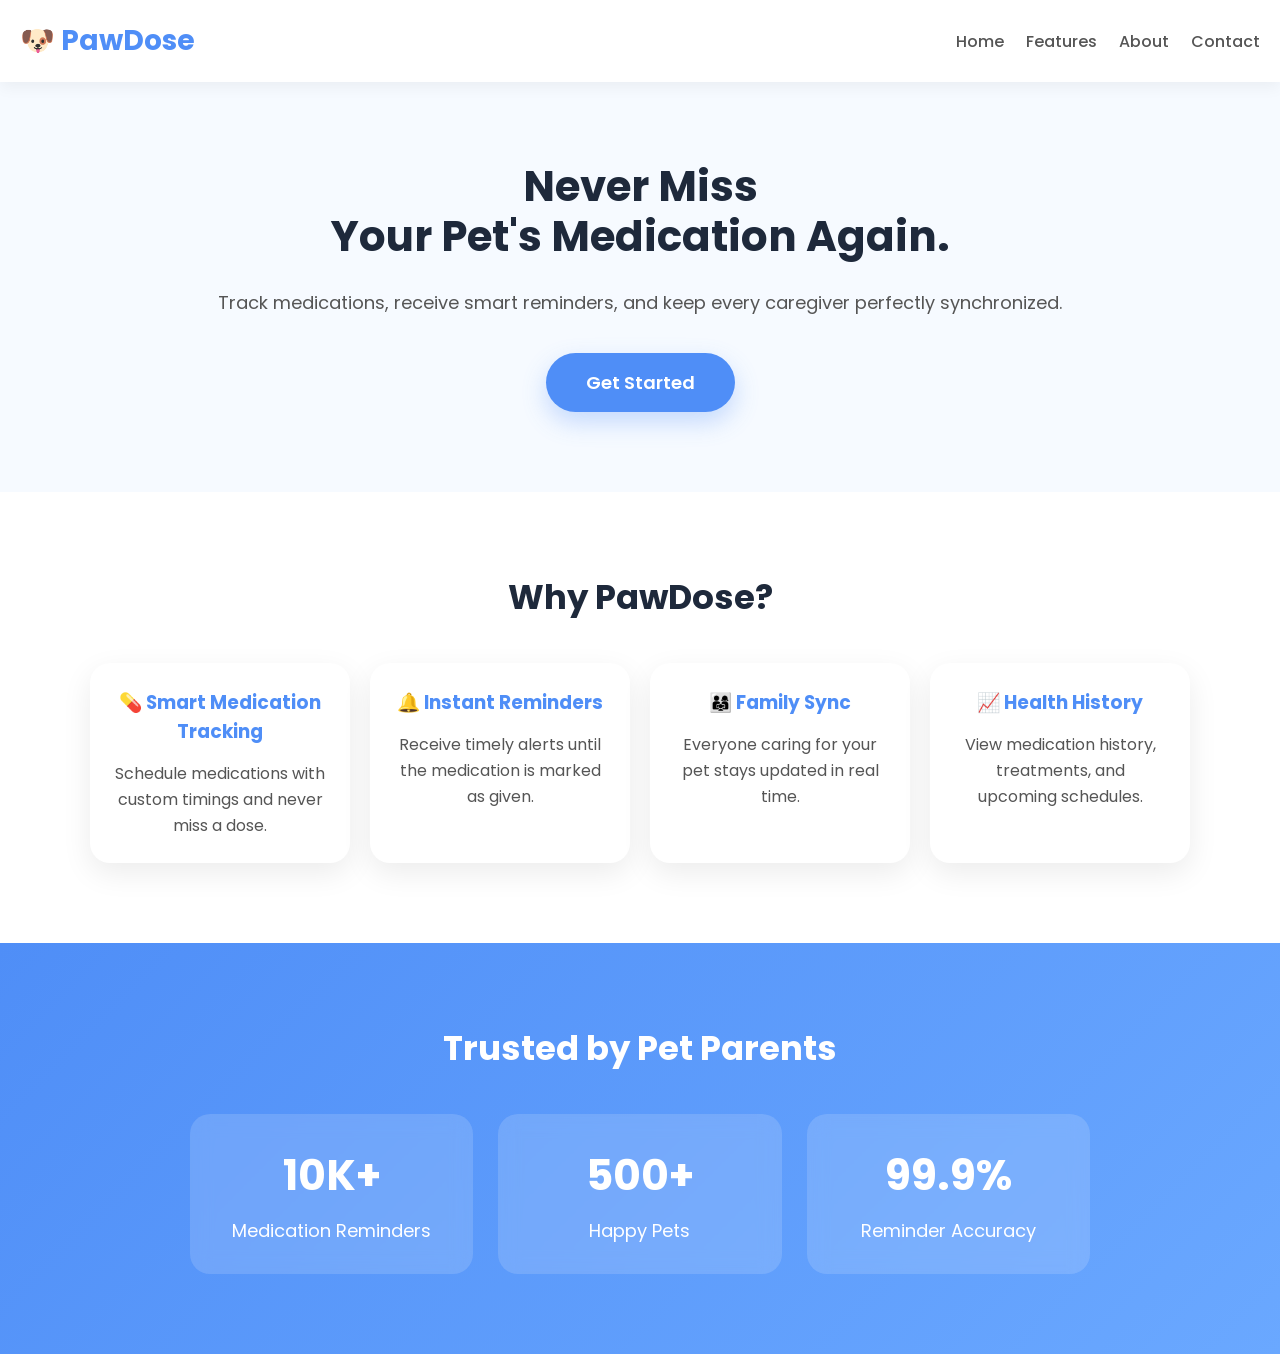
<file: index.html>
<!DOCTYPE html>
<html lang="en">
<head>
  <meta charset="UTF-8">
  <meta name="viewport" content="width=device-width, initial-scale=1.0">
  <title>PawDose</title>

  <link rel="stylesheet" href="style.css">

  <link href="https://fonts.googleapis.com/css2?family=Poppins:wght@300;400;600;700&display=swap" rel="stylesheet">
</head>

<body>

<header>
    <div class="logo">🐶 PawDose</div>

    <nav>
        <a href="#">Home</a>
        <a href="#">Features</a>
        <a href="#">About</a>
        <a href="#">Contact</a>
    </nav>
</header>

<section class="hero">

<h1>
Never Miss<br>
Your Pet's Medication Again.
</h1>

<p>
Track medications, receive smart reminders,
and keep every caregiver perfectly synchronized.
</p>

<a href="pages/login.html">
    <button>Get Started</button>
</a>

</section>
  <section class="features">

<h2>Why PawDose?</h2>

<div class="feature-grid">

<div class="card">
<h3>💊 Smart Medication Tracking</h3>
<p>Schedule medications with custom timings and never miss a dose.</p>
</div>

<div class="card">
<h3>🔔 Instant Reminders</h3>
<p>Receive timely alerts until the medication is marked as given.</p>
</div>

<div class="card">
<h3>👨‍👩‍👧 Family Sync</h3>
<p>Everyone caring for your pet stays updated in real time.</p>
</div>

<div class="card">
<h3>📈 Health History</h3>
<p>View medication history, treatments, and upcoming schedules.</p>
</div>

</div>

  </section>
  <section class="stats">

<h2>Trusted by Pet Parents</h2>

<div class="stats-grid">

<div class="stat">
<h1>10K+</h1>
<p>Medication Reminders</p>
</div>

<div class="stat">
<h1>500+</h1>
<p>Happy Pets</p>
</div>

<div class="stat">
<h1>99.9%</h1>
<p>Reminder Accuracy</p>
</div>

</div>

  </section>

</body>
</html>
</file>
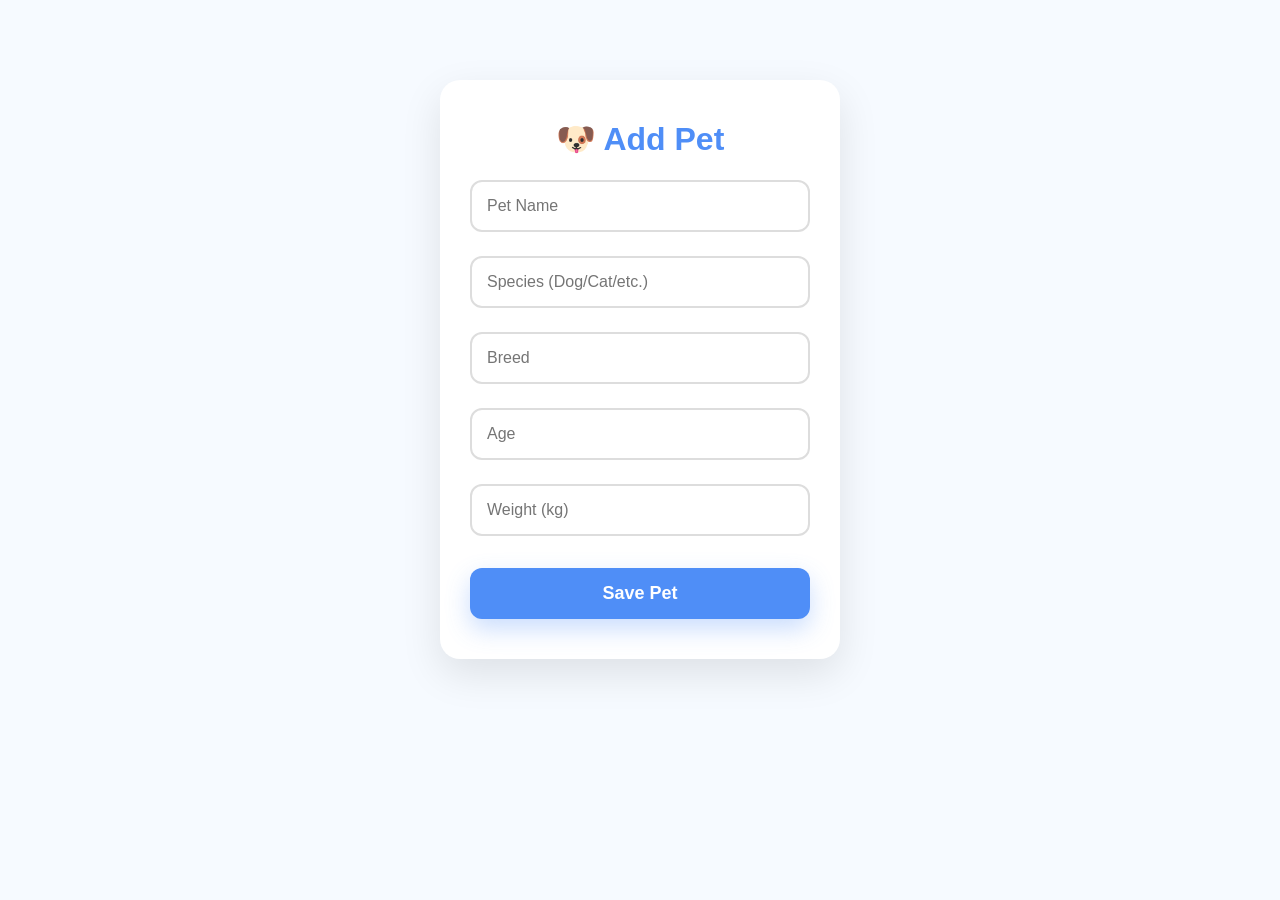
<file: pages/add-pet.html>
<!DOCTYPE html>
<html lang="en">
<head>
<meta charset="UTF-8">
<meta name="viewport" content="width=device-width, initial-scale=1.0">
<title>Add Pet - PawDose</title>

<link rel="stylesheet" href="../style.css">
</head>

<body>

<div class="login-container">

<h1>🐶 Add Pet</h1>

<input id="petName" type="text" placeholder="Pet Name">

<input id="species" type="text" placeholder="Species (Dog/Cat/etc.)">

<input id="breed" type="text" placeholder="Breed">

<input id="age" type="number" placeholder="Age">

<input id="weight" type="number" placeholder="Weight (kg)">

<button onclick="savePet()">Save Pet</button>

</div>

<script>

function savePet() {

    const pet = {
        name: document.getElementById("petName").value,
        species: document.getElementById("species").value,
        breed: document.getElementById("breed").value,
        age: document.getElementById("age").value,
        weight: document.getElementById("weight").value
    };

    if (
        pet.name === "" ||
        pet.species === "" ||
        pet.breed === "" ||
        pet.age === "" ||
        pet.weight === ""
    ) {
        alert("Please fill all fields.");
        return;
    }

    let pets = JSON.parse(localStorage.getItem("pets"));

    if (!Array.isArray(pets)) {
        pets = [];
    }

    pets.push(pet);

    localStorage.setItem("pets", JSON.stringify(pets));

    window.location.href = "dashboard.html";

}

      </script>
</body>
</html>
</file>
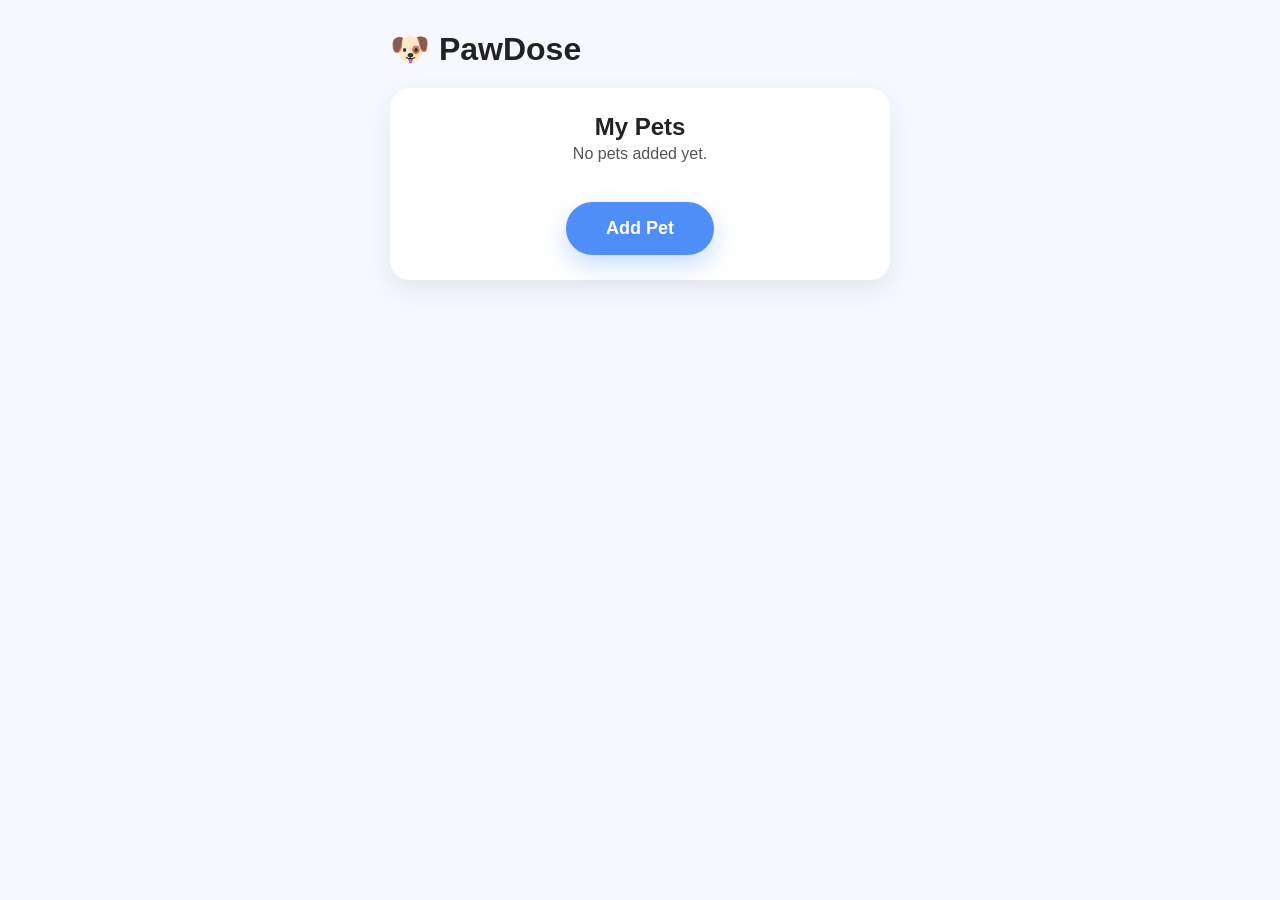
<file: pages/dashboard.html>
<!DOCTYPE html>
<html lang="en">
<head>
<meta charset="UTF-8">
<meta name="viewport" content="width=device-width, initial-scale=1.0">
<title>PawDose Dashboard</title>

<link rel="stylesheet" href="../style.css">

<style>
body{
background:#f5f8ff;
font-family:Poppins,sans-serif;
padding:30px;
}

.dashboard{
max-width:500px;
margin:auto;
}

.card{
background:white;
padding:25px;
border-radius:20px;
margin:20px 0;
box-shadow:0 10px 30px rgba(0,0,0,.08);
text-align:center;
}

.pet-card{
background:#eef5ff;
padding:15px;
border-radius:12px;
margin:12px 0;
}

.pet-card a{
text-decoration:none;
font-size:20px;
font-weight:bold;
color:#4f8df7;
}
</style>

</head>

<body>

<div class="dashboard">

<h1>🐶 PawDose</h1>

<div class="card">

<h2>My Pets</h2>

<div id="petList"></div>

<a href="add-pet.html">
<button>Add Pet</button>
</a>

</div>

</div>

<script>

let pets = JSON.parse(localStorage.getItem("pets")) || [];

let html = "";

pets.forEach((pet, index) => {
    html += `
    <div class="pet-card">
        <a href="#" onclick="openPet(${index})">🐾 ${pet.name}</a>
    </div>
    `;
});

if (pets.length === 0) {
    html = "<p>No pets added yet.</p>";
}

document.getElementById("petList").innerHTML = html;

function openPet(index) {
    localStorage.setItem("selectedPet", index);
    window.location.href = "pet.html";
}

    </script>
</body>
</html>
</file>
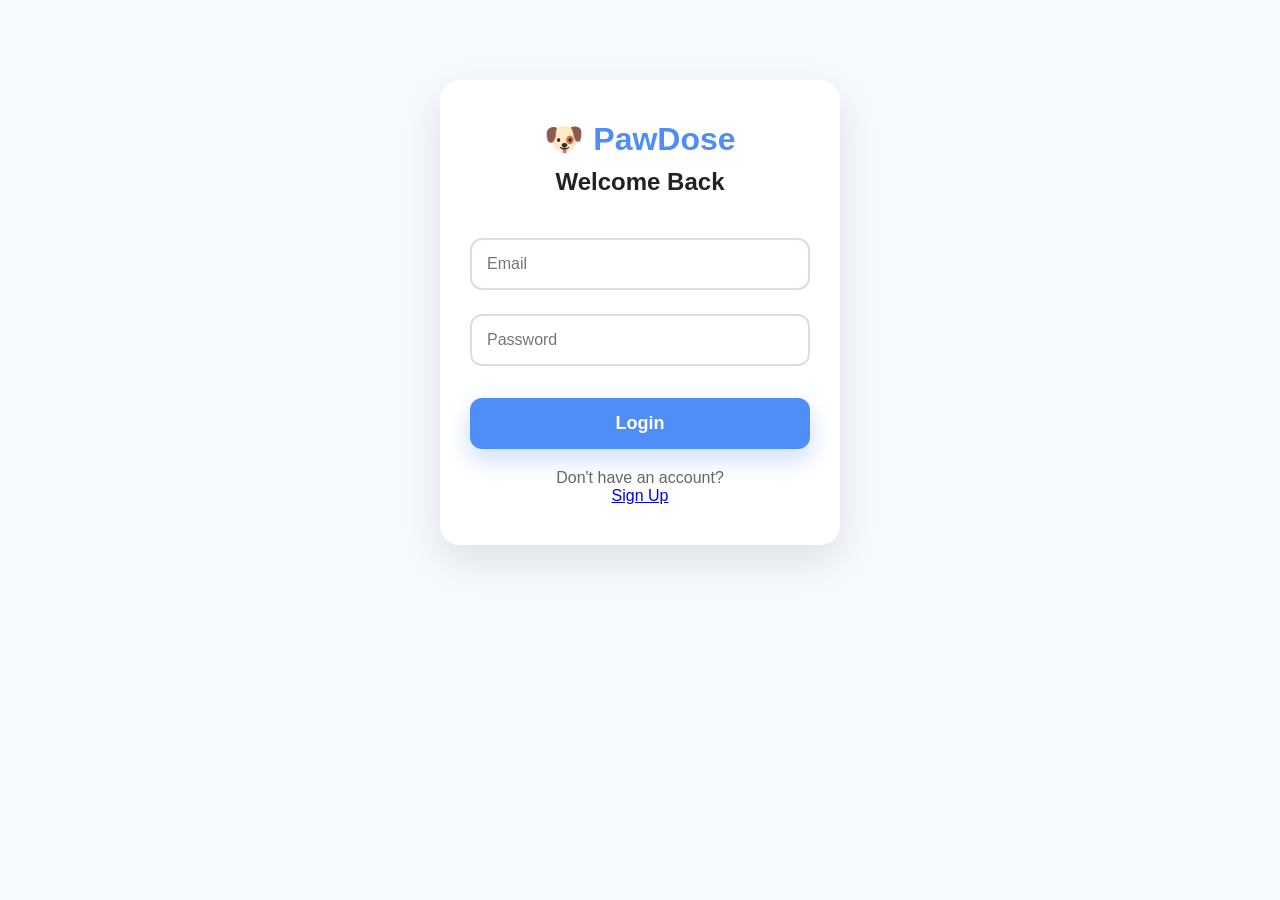
<file: pages/login.html>
<!DOCTYPE html>
<html lang="en">
<head>
<meta charset="UTF-8">
<meta name="viewport" content="width=device-width, initial-scale=1.0">
<title>Login - PawDose</title>

<link rel="stylesheet" href="../style.css">

</head>

<body>

<div class="login-container">

<h1>🐶 PawDose</h1>

<h2>Welcome Back</h2>

<input type="email" placeholder="Email">

<input type="password" placeholder="Password">

<a href="dashboard.html">
    <button>Login</button>
</a>

<p>
    Don't have an account?<br>
    <a href="signup.html">Sign Up</a>
</p>
</div>

</body>
</html>
</file>
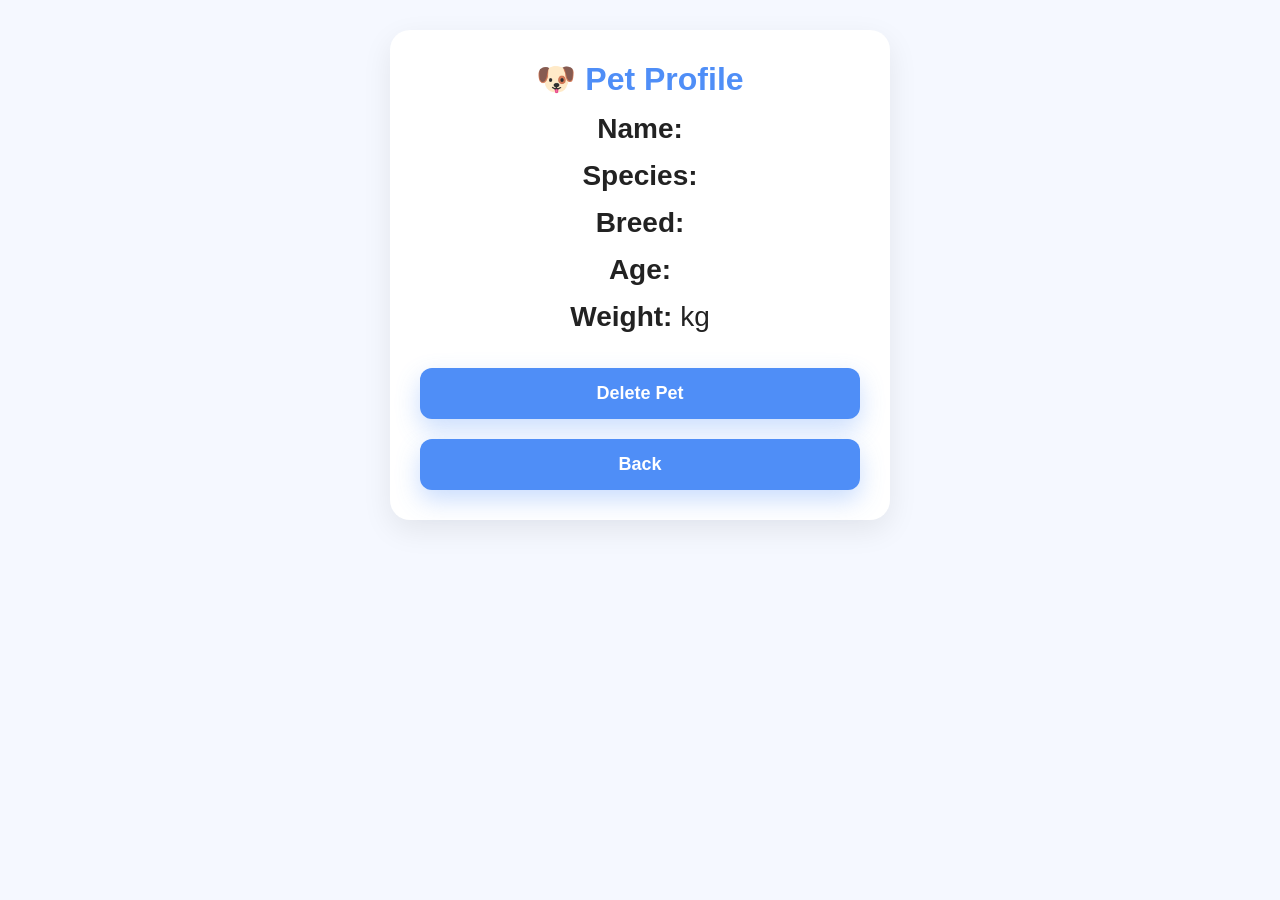
<file: pages/pet.html>
<!DOCTYPE html>
<html lang="en">
<head>
<meta charset="UTF-8">
<meta name="viewport" content="width=device-width, initial-scale=1.0">
<title>Pet Profile</title>

<link rel="stylesheet" href="../style.css">

<style>

body{
background:#f5f8ff;
font-family:Poppins,sans-serif;
padding:30px;
}

.login-container{
max-width:500px;
margin:auto;
background:white;
padding:30px;
border-radius:20px;
box-shadow:0 10px 30px rgba(0,0,0,.08);
}

.info{
font-size:28px;
margin:15px 0;
}

button{
width:100%;
padding:15px;
margin-top:20px;
border:none;
border-radius:12px;
background:#4f8df7;
color:white;
font-size:18px;
cursor:pointer;
}

</style>

</head>

<body>

<div class="login-container">

<h1>🐶 Pet Profile</h1>

<div class="info"><b>Name:</b> <span id="name"></span></div>

<div class="info"><b>Species:</b> <span id="species"></span></div>

<div class="info"><b>Breed:</b> <span id="breed"></span></div>

<div class="info"><b>Age:</b> <span id="age"></span></div>

<div class="info"><b>Weight:</b> <span id="weight"></span> kg</div>

<button onclick="deletePet()">Delete Pet</button>

<button onclick="window.location.href='dashboard.html'">Back</button>

</div>

<script>

let pets = JSON.parse(localStorage.getItem("pets")) || [];

let index = Number(localStorage.getItem("selectedPet"));

if (index >= 0 && index < pets.length) {

    let pet = pets[index];

    document.getElementById("name").innerText = pet.name;
    document.getElementById("species").innerText = pet.species;
    document.getElementById("breed").innerText = pet.breed;
    document.getElementById("age").innerText = pet.age;
    document.getElementById("weight").innerText = pet.weight;

}

function deletePet() {

    pets.splice(index, 1);

    localStorage.setItem("pets", JSON.stringify(pets));

    window.location.href = "dashboard.html";

}

</script>

</body>
</html>
</file>
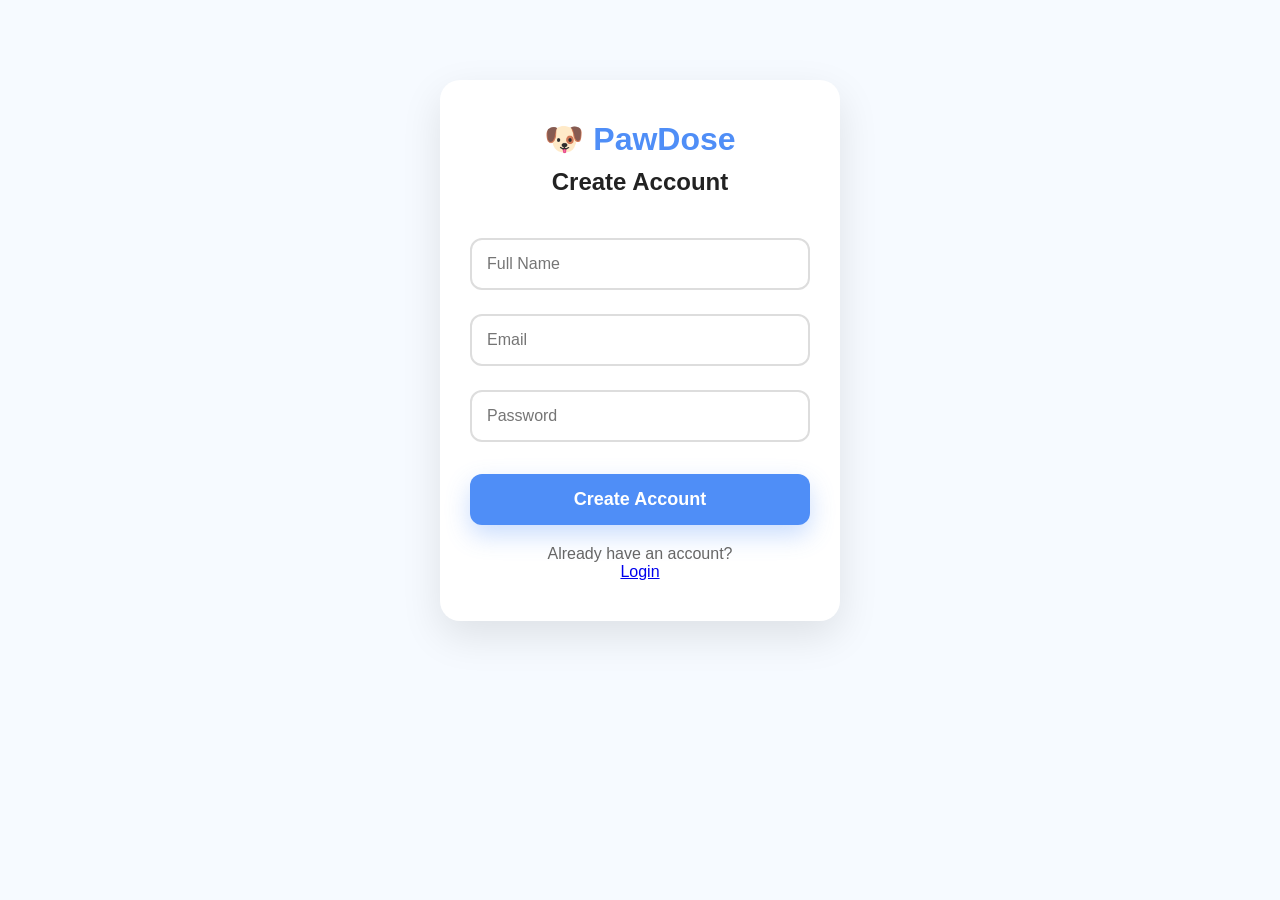
<file: pages/signup.html>
<!DOCTYPE html>
<html lang="en">
<head>
    <meta charset="UTF-8">
    <meta name="viewport" content="width=device-width, initial-scale=1.0">
    <title>Sign Up - PawDose</title>

    <link rel="stylesheet" href="../style.css">
</head>

<body>

<div class="login-container">

<h1>🐶 PawDose</h1>

<h2>Create Account</h2>

<input type="text" placeholder="Full Name">

<input type="email" placeholder="Email">

<input type="password" placeholder="Password">

<a href="dashboard.html">
    <button>Create Account</button>
</a>

<p>
Already have an account?<br>
<a href="login.html">Login</a>
</p>

</div>

</body>
</html>
</file>
<file: style.css>
*{
margin:0;
padding:0;
box-sizing:border-box;
font-family:'Poppins',sans-serif;
}

body{

background:#F6FAFF;
color:#222;

}

header{

display:flex;
justify-content:space-between;
align-items:center;

padding:20px;

background:white;

box-shadow:0 5px 15px rgba(0,0,0,.05);

}

.logo{

font-size:28px;
font-weight:700;
color:#4F8EF7;

}

nav a{

text-decoration:none;
margin-left:18px;
color:#555;
font-weight:500;

}

.hero{

padding:80px 25px;
text-align:center;

}

.hero h1{

font-size:42px;
line-height:1.2;
font-weight:700;
color:#1E293B;

}

.hero p{

margin-top:25px;

font-size:18px;

color:#555;

line-height:1.7;

}

button{

margin-top:35px;

background:#4F8EF7;

color:white;

padding:16px 40px;

border:none;

border-radius:50px;

font-size:18px;

font-weight:600;

cursor:pointer;

box-shadow:0 10px 25px rgba(79,142,247,.3);

}

button:hover{

transform:scale(1.05);

transition:.3s;

}

@media(max-width:700px){

header{

flex-direction:column;

}

nav{

margin-top:15px;

}

nav a{

margin:10px;

display:inline-block;

}

.hero{

padding:60px 20px;

}

.hero h1{

font-size:34px;

}

}
.features{
padding:80px 20px;
background:white;
text-align:center;
}

.features h2{
font-size:34px;
margin-bottom:40px;
color:#1E293B;
}

.feature-grid{
display:grid;
grid-template-columns:repeat(auto-fit,minmax(250px,1fr));
gap:20px;
max-width:1100px;
margin:auto;
}

.card{
background:#ffffff;
border-radius:20px;
padding:25px;
box-shadow:0 10px 30px rgba(0,0,0,.08);
transition:.3s;
}

.card:hover{
transform:translateY(-8px);
}

.card h3{
margin-bottom:15px;
color:#4F8EF7;
}

.card p{
color:#555;
line-height:1.6;
}
.stats{
padding:80px 20px;
background:linear-gradient(135deg,#4F8EF7,#6AA8FF);
color:white;
text-align:center;
}

.stats h2{
margin-bottom:40px;
font-size:34px;
}

.stats-grid{
display:grid;
grid-template-columns:repeat(auto-fit,minmax(180px,1fr));
gap:25px;
max-width:900px;
margin:auto;
}

.stat{
background:rgba(255,255,255,.15);
backdrop-filter:blur(10px);
border-radius:20px;
padding:30px;
}

.stat h1{
font-size:42px;
margin-bottom:10px;
}

.stat p{
font-size:18px;
}
/* LOGIN PAGE */

.login-container{
    width:90%;
    max-width:400px;
    margin:80px auto;
    background:white;
    padding:40px 30px;
    border-radius:20px;
    box-shadow:0 15px 40px rgba(0,0,0,.1);
    text-align:center;
}

.login-container h1{
    color:#4F8EF7;
    margin-bottom:10px;
}

.login-container h2{
    margin-bottom:30px;
    color:#222;
}

.login-container input{
    width:100%;
    padding:15px;
    margin:12px 0;
    border:2px solid #ddd;
    border-radius:12px;
    font-size:16px;
    box-sizing:border-box;
}

.login-container input:focus{
    outline:none;
    border-color:#4F8EF7;
}

.login-container button{
    width:100%;
    padding:15px;
    margin-top:20px;
    background:#4F8EF7;
    color:white;
    border:none;
    border-radius:12px;
    font-size:18px;
    cursor:pointer;
}

.login-container button:hover{
    background:#3d7be5;
}

.login-container p{
    margin-top:20px;
    color:#666;
}
</file>
